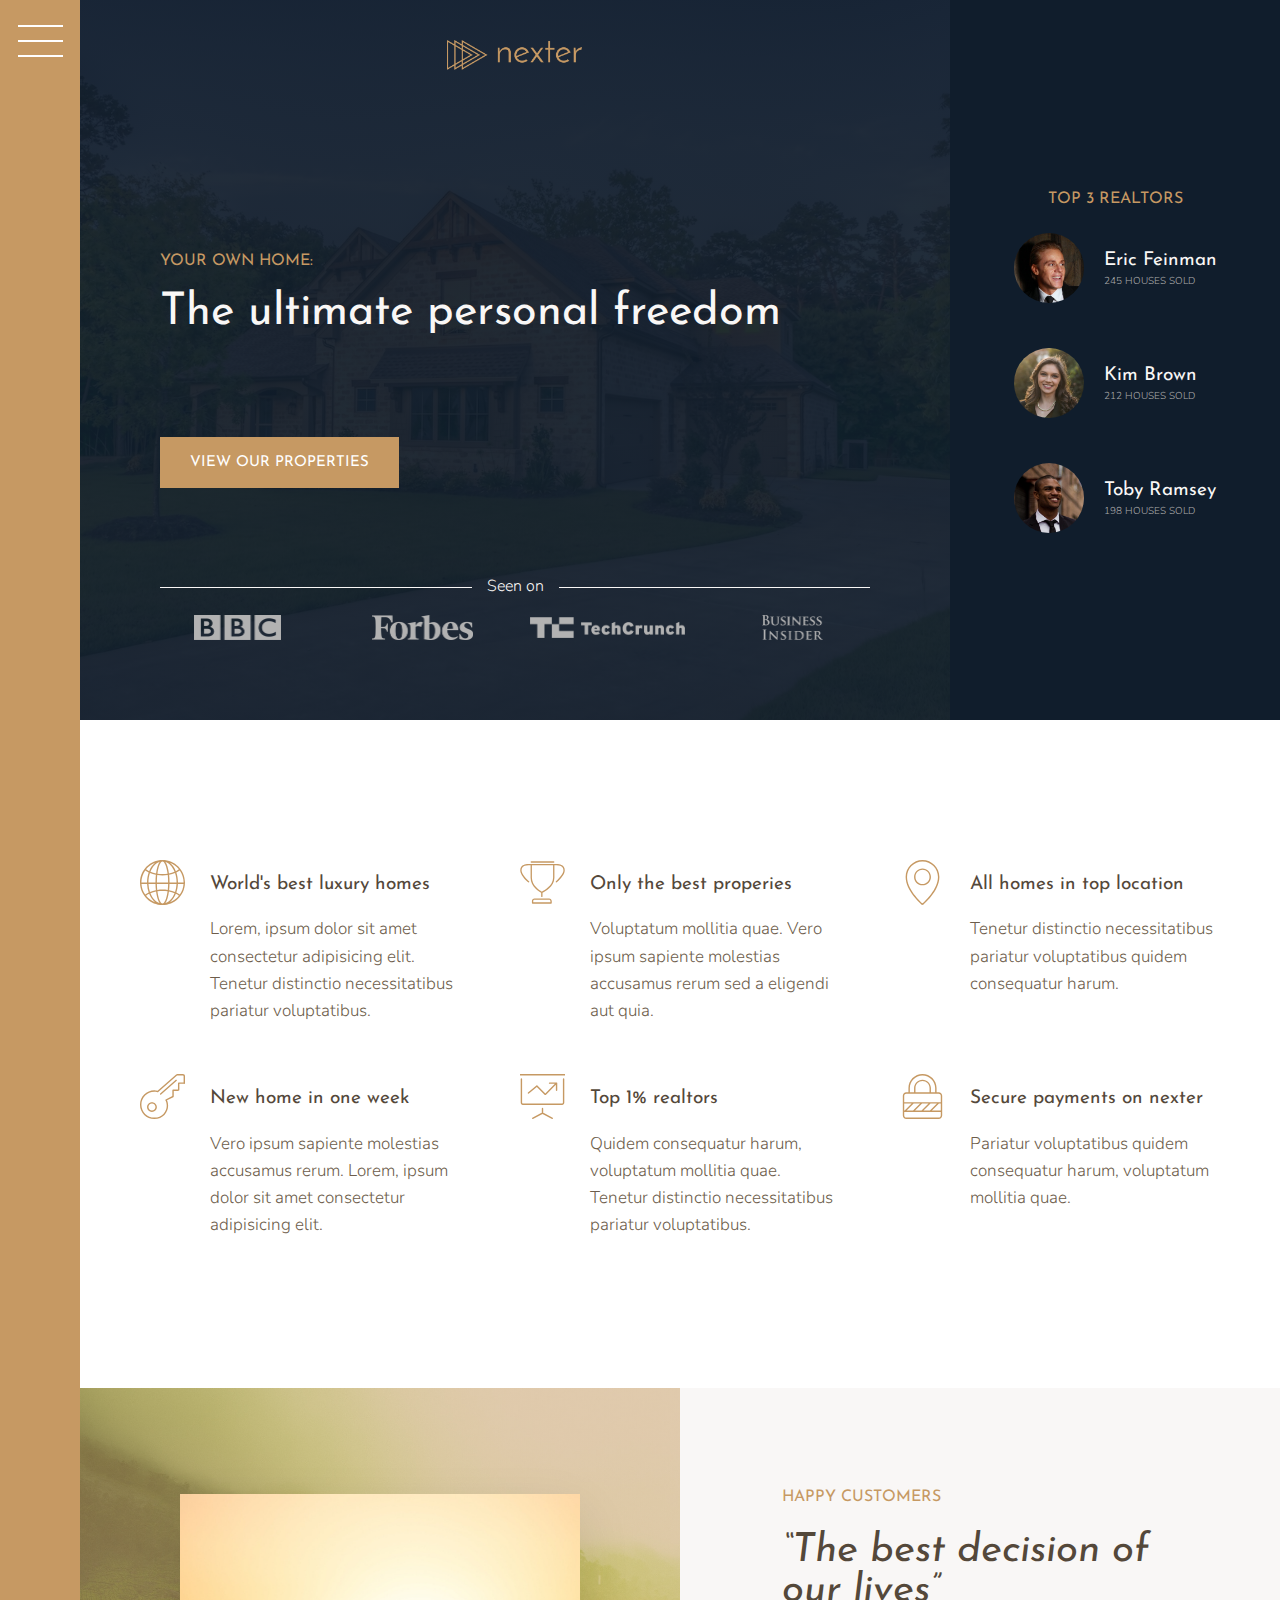
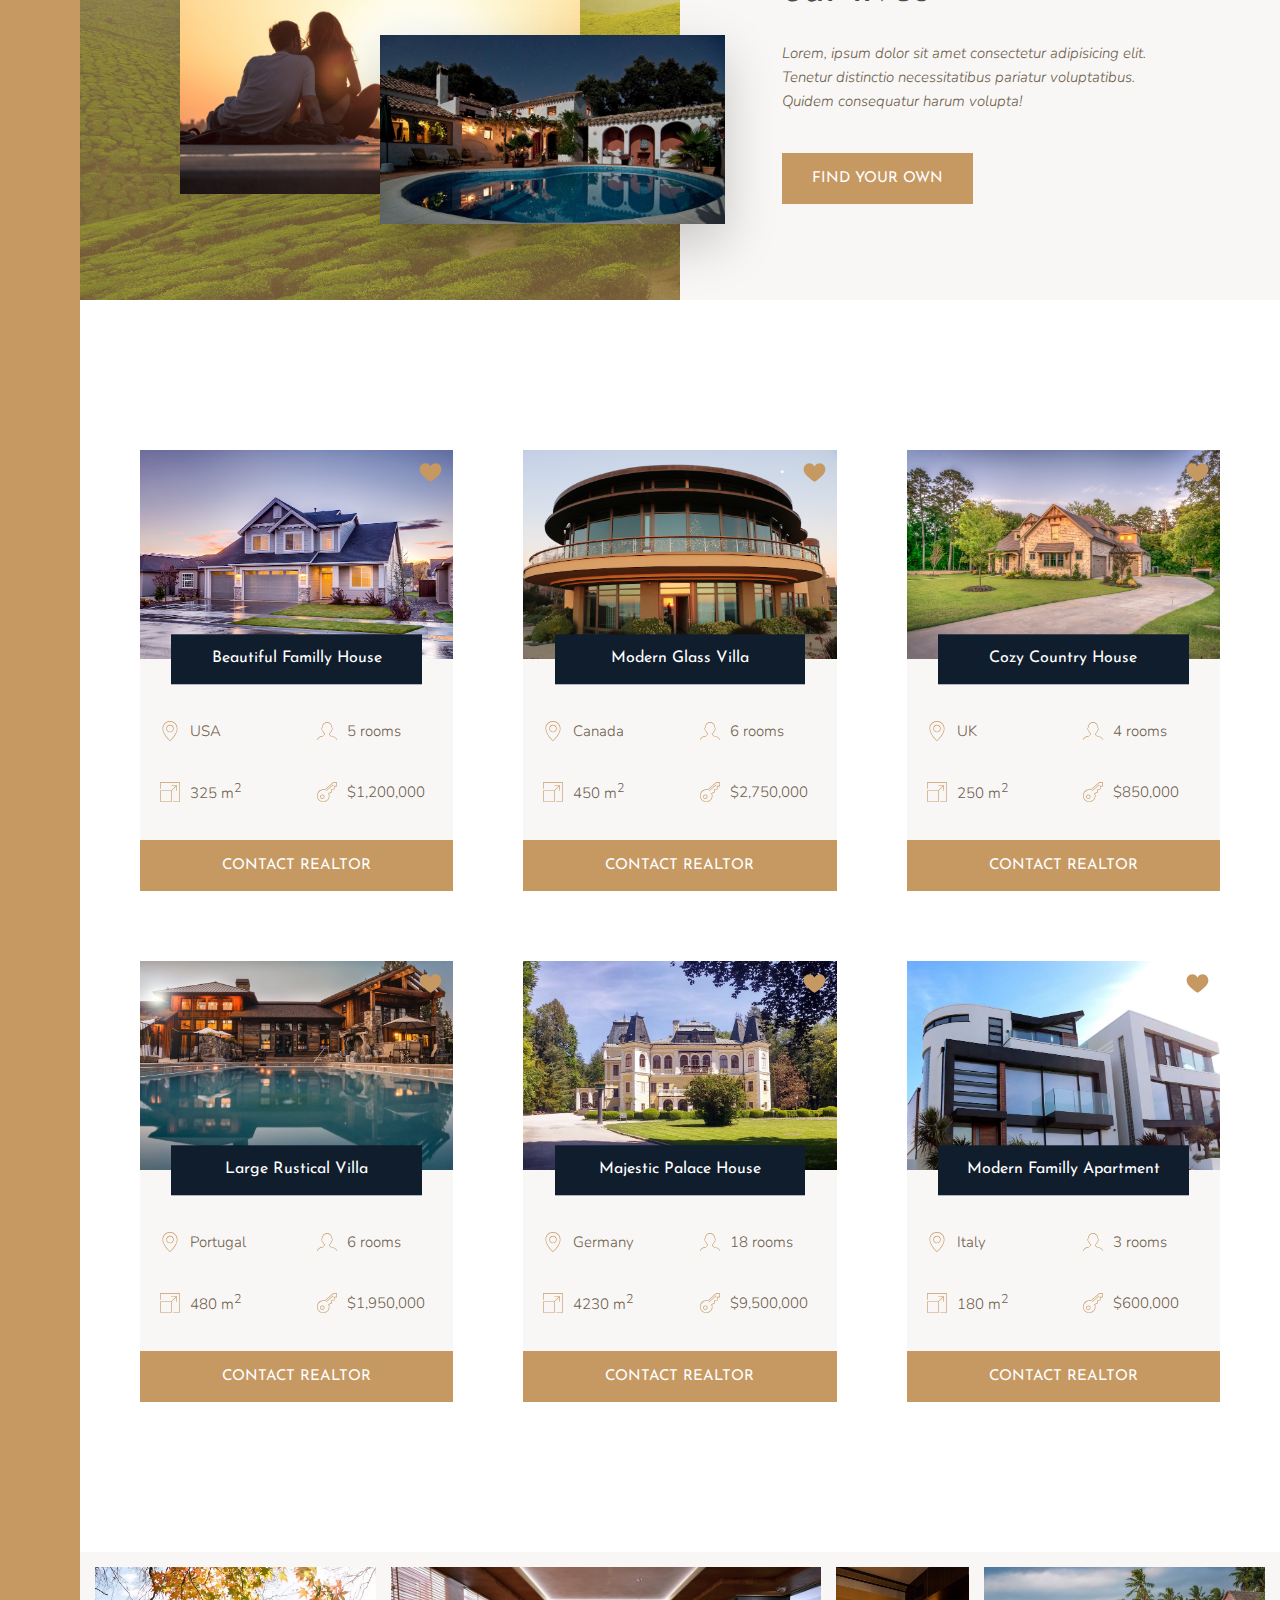
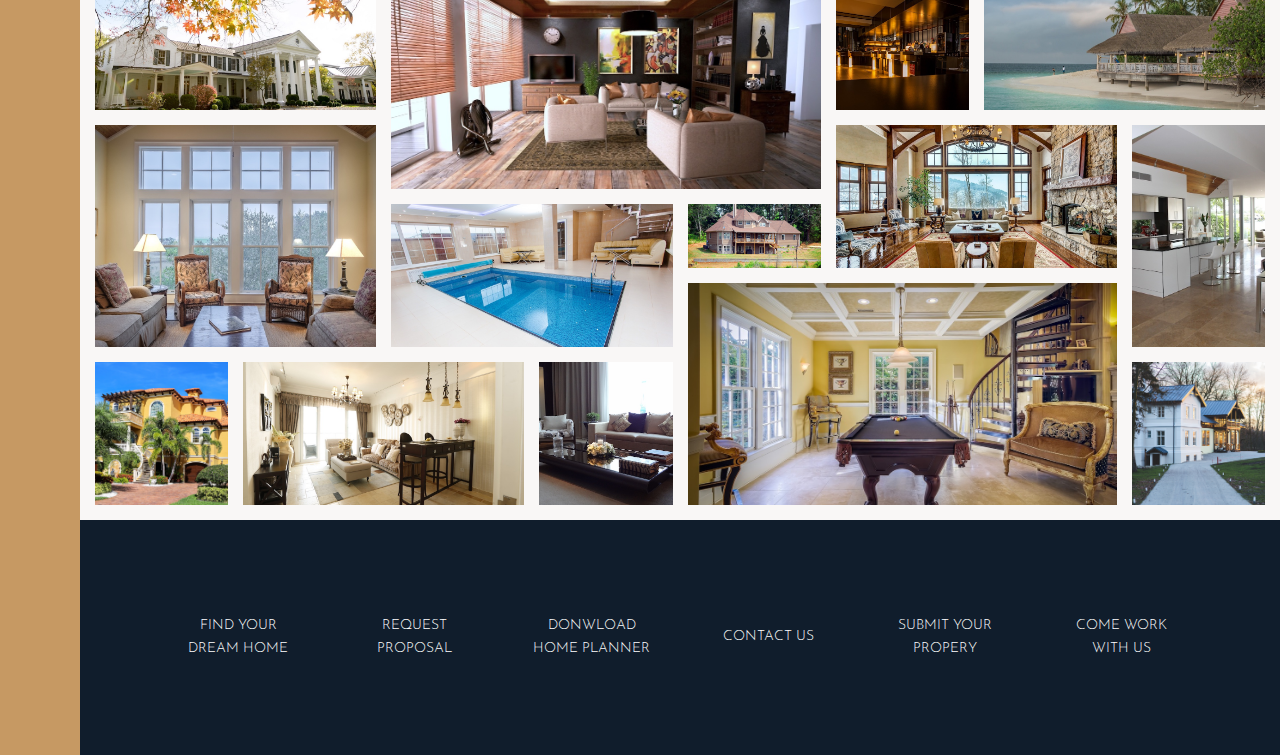
<file: nexter/index.html>
<!DOCTYPE html>
<html lang="en">
	<head>
		<meta charset="UTF-8">
		<meta name="viewport" content="width=device-width, initial-scale=1.0">
		<meta http-equiv="X-UA-Compatible" content="ie=edge">
		
		<link href="https://fonts.googleapis.com/css?family=Josefin+Sans:300,400,400i|Nunito:300,300i" rel="stylesheet">
		<link rel="stylesheet" href="css/style.css">
		<link rel="shortcut icon" type="image/png" href="img/favicon.png">
		
		<title>nexter &mdash; your home, your freedom</title>
	</head>
	<body class="container">

		<div class="sidebar">
			<button class="nav-btn"></button>
		</div>

		<header class="header">
			<img src="img/logo.png" alt="Logo" class="header__logo">
			<h3 class="heading-3">Your own home:</h3>
			<h1 class="heading-1">The ultimate personal freedom</h1>
			<button class="btn header__btn">View our properties</button>
			<div class="header__seenon-text">Seen on</div>
			<div class="header__seenon-logos">
				<img src="img/logo-bbc.png" alt="Logo BBC">
				<img src="img/logo-forbes.png" alt="Logo Forbes">
				<img src="img/logo-techcrunch.png" alt="Logo Techcrunch">
				<img src="img/logo-bi.png" alt="Logo Business Insider">
			</div>
		</header>

		<div class="realtors">
			<h3 class="heading-3">Top 3 Realtors</h3>
			<div class="realtors__list">
				<img src="img/realtor-1.jpeg" alt="Realtor 1" class="realtors__img">
				<div class="realtors__details">
					<h4 class="heading-4 heading-4--light">Eric Feinman</h4>
					<p class="realtors__sold">245 houses sold</p>
				</div>

				<img src="img/realtor-2.jpeg" alt="Realtor 2" class="realtors__img">
				<div class="realtors__details">
					<h4 class="heading-4 heading-4--light">Kim Brown</h4>
					<p class="realtors__sold">212 houses sold</p>
				</div>

				<img src="img/realtor-3.jpeg" alt="Realtor 1" class="realtors__img">
				<div class="realtors__details">
					<h4 class="heading-4 heading-4--light">Toby Ramsey</h4>
					<p class="realtors__sold">198 houses sold</p>
				</div>
			</div>
		</div>

		<section class="features">
			<div class="feature">
				<svg class="feature__icon">
					<use xlink:href="img/sprite.svg#icon-global"></use>
				</svg>
				<h4 class="heading-4 heading-4--dark">World's best luxury homes</h4>
					<p class="feature__text">Lorem, ipsum dolor sit amet consectetur adipisicing elit. Tenetur distinctio necessitatibus pariatur voluptatibus.</p>
			</div>
			<div class="feature">
				<svg class="feature__icon">
					<use xlink:href="img/sprite.svg#icon-trophy"></use>
				</svg>
				<h4 class="heading-4 heading-4--dark">Only the best properies</h4>
					<p class="feature__text">Voluptatum mollitia quae. Vero ipsum sapiente molestias accusamus rerum sed a eligendi aut quia.</p>
			</div>
			<div class="feature">
				<svg class="feature__icon">
					<use xlink:href="img/sprite.svg#icon-map-pin"></use>
				</svg>
				<h4 class="heading-4 heading-4--dark">All homes in top location</h4>
					<p class="feature__text">Tenetur distinctio necessitatibus pariatur voluptatibus quidem consequatur harum.</p>
			</div>
			<div class="feature">
				<svg class="feature__icon">
					<use xlink:href="img/sprite.svg#icon-key"></use>
				</svg>
				<h4 class="heading-4 heading-4--dark">New home in one week</h4>
					<p class="feature__text">Vero ipsum sapiente molestias accusamus rerum. Lorem, ipsum dolor sit amet consectetur adipisicing elit.</p>
			</div>
			<div class="feature">
				<svg class="feature__icon">
					<use xlink:href="img/sprite.svg#icon-presentation"></use>
				</svg>
				<h4 class="heading-4 heading-4--dark">Top 1% realtors</h4>
					<p class="feature__text">Quidem consequatur harum, voluptatum mollitia quae. Tenetur distinctio necessitatibus pariatur voluptatibus.</p>
			</div>
			<div class="feature">
				<svg class="feature__icon">
					<use xlink:href="img/sprite.svg#icon-lock"></use>
				</svg>
				<h4 class="heading-4 heading-4--dark">Secure payments on nexter</h4>
					<p class="feature__text">Pariatur voluptatibus quidem consequatur harum, voluptatum mollitia quae.</p>
			</div>
		</section>

		<div class="story__pictures">
			<img src="img/story-1.jpeg" alt="Couple with new house" class="story__img--1">
			<img src="img/story-2.jpeg" alt="New house" class="story__img--2">
		</div>

		<div class="story__content">
			<h3 class="heading-3 mb-sm">Happy customers</h3>
			<h2 class="heading-2 heading-2--dark mb-md">&ldquo;The best decision of our lives&rdquo;</h2>
			<p class="story__text ">Lorem, ipsum dolor sit amet consectetur adipisicing elit. Tenetur distinctio necessitatibus pariatur voluptatibus. Quidem consequatur harum volupta!</p>
			<button class="btn">Find your own</button>
		</div>

		<section class="homes">
			<div class="home">
				<img src="img/house-1.jpeg" alt="House 1" class="home__img">
				<svg class="home__like">
					<use xlink:href="img/sprite.svg#icon-heart-full"></use>
				</svg>
				<h5 class="home__name">Beautiful Familly House</h5>
				<div class="home__location">
					<svg>
						<use xlink:href="img/sprite.svg#icon-map-pin"></use>
					</svg>
					<p>USA</p>
				</div>
				<div class="home__rooms">
					<svg>
						<use xlink:href="img/sprite.svg#icon-profile-male"></use>
					</svg>
					<p>5 rooms</p>
				</div>
				<div class="home__area">
					<svg>
						<use xlink:href="img/sprite.svg#icon-expand"></use>
					</svg>
					<p>325 m<sup>2</sup></p>
				</div>
				<div class="home__price">
					<svg>
						<use xlink:href="img/sprite.svg#icon-key"></use>
					</svg>
					<p>$1,200,000</p>
				</div>
				<button class="btn home__btn">Contact realtor</button>
			</div>

			<div class="home">
				<img src="img/house-2.jpeg" alt="House 2" class="home__img">
				<svg class="home__like">
					<use xlink:href="img/sprite.svg#icon-heart-full"></use>
				</svg>
				<h5 class="home__name">Modern Glass Villa</h5>
				<div class="home__location">
					<svg>
						<use xlink:href="img/sprite.svg#icon-map-pin"></use>
					</svg>
					<p>Canada</p>
				</div>
				<div class="home__rooms">
					<svg>
						<use xlink:href="img/sprite.svg#icon-profile-male"></use>
					</svg>
					<p>6 rooms</p>
				</div>
				<div class="home__area">
					<svg>
						<use xlink:href="img/sprite.svg#icon-expand"></use>
					</svg>
					<p>450 m<sup>2</sup></p>
				</div>
				<div class="home__price">
					<svg>
						<use xlink:href="img/sprite.svg#icon-key"></use>
					</svg>
					<p>$2,750,000</p>
				</div>
				<button class="btn home__btn">Contact realtor</button>
			</div>

			<div class="home">
				<img src="img/house-3.jpeg" alt="House 3" class="home__img">
				<svg class="home__like">
					<use xlink:href="img/sprite.svg#icon-heart-full"></use>
				</svg>
				<h5 class="home__name">Cozy Country House</h5>
				<div class="home__location">
					<svg>
						<use xlink:href="img/sprite.svg#icon-map-pin"></use>
					</svg>
					<p>UK</p>
				</div>
				<div class="home__rooms">
					<svg>
						<use xlink:href="img/sprite.svg#icon-profile-male"></use>
					</svg>
					<p>4 rooms</p>
				</div>
				<div class="home__area">
					<svg>
						<use xlink:href="img/sprite.svg#icon-expand"></use>
					</svg>
					<p>250 m<sup>2</sup></p>
				</div>
				<div class="home__price">
					<svg>
						<use xlink:href="img/sprite.svg#icon-key"></use>
					</svg>
					<p>$850,000</p>
				</div>
				<button class="btn home__btn">Contact realtor</button>
			</div>

			<div class="home">
				<img src="img/house-4.jpeg" alt="House 4" class="home__img">
				<svg class="home__like">
					<use xlink:href="img/sprite.svg#icon-heart-full"></use>
				</svg>
				<h5 class="home__name">Large Rustical Villa</h5>
				<div class="home__location">
					<svg>
						<use xlink:href="img/sprite.svg#icon-map-pin"></use>
					</svg>
					<p>Portugal</p>
				</div>
				<div class="home__rooms">
					<svg>
						<use xlink:href="img/sprite.svg#icon-profile-male"></use>
					</svg>
					<p>6 rooms</p>
				</div>
				<div class="home__area">
					<svg>
						<use xlink:href="img/sprite.svg#icon-expand"></use>
					</svg>
					<p>480 m<sup>2</sup></p>
				</div>
				<div class="home__price">
					<svg>
						<use xlink:href="img/sprite.svg#icon-key"></use>
					</svg>
					<p>$1,950,000</p>
				</div>
				<button class="btn home__btn">Contact realtor</button>
			</div>

			<div class="home">
				<img src="img/house-5.jpeg" alt="House 5" class="home__img">
				<svg class="home__like">
					<use xlink:href="img/sprite.svg#icon-heart-full"></use>
				</svg>
				<h5 class="home__name">Majestic Palace House</h5>
				<div class="home__location">
					<svg>
						<use xlink:href="img/sprite.svg#icon-map-pin"></use>
					</svg>
					<p>Germany</p>
				</div>
				<div class="home__rooms">
					<svg>
						<use xlink:href="img/sprite.svg#icon-profile-male"></use>
					</svg>
					<p>18 rooms</p>
				</div>
				<div class="home__area">
					<svg>
						<use xlink:href="img/sprite.svg#icon-expand"></use>
					</svg>
					<p>4230 m<sup>2</sup></p>
				</div>
				<div class="home__price">
					<svg>
						<use xlink:href="img/sprite.svg#icon-key"></use>
					</svg>
					<p>$9,500,000</p>
				</div>
				<button class="btn home__btn">Contact realtor</button>
			</div>

			<div class="home">
				<img src="img/house-6.jpeg" alt="House 6" class="home__img">
				<svg class="home__like">
					<use xlink:href="img/sprite.svg#icon-heart-full"></use>
				</svg>
				<h5 class="home__name">Modern Familly Apartment</h5>
				<div class="home__location">
					<svg>
						<use xlink:href="img/sprite.svg#icon-map-pin"></use>
					</svg>
					<p>Italy</p>
				</div>
				<div class="home__rooms">
					<svg>
						<use xlink:href="img/sprite.svg#icon-profile-male"></use>
					</svg>
					<p>3 rooms</p>
				</div>
				<div class="home__area">
					<svg>
						<use xlink:href="img/sprite.svg#icon-expand"></use>
					</svg>
					<p>180 m<sup>2</sup></p>
				</div>
				<div class="home__price">
					<svg>
						<use xlink:href="img/sprite.svg#icon-key"></use>
					</svg>
					<p>$600,000</p>
				</div>
				<button class="btn home__btn">Contact realtor</button>
			</div>
		</section>

		<section class="gallery">
			<figure class="gallery__item gallery__item--1"><img src="img/gal-1.jpeg" alt="Image 1" class="gallery__img"></figure>
			<figure class="gallery__item gallery__item--2"><img src="img/gal-2.jpeg" alt="Image 2" class="gallery__img"></figure>
			<figure class="gallery__item gallery__item--3"><img src="img/gal-3.jpeg" alt="Image 3" class="gallery__img"></figure>
			<figure class="gallery__item gallery__item--4"><img src="img/gal-4.jpeg" alt="Image 4" class="gallery__img"></figure>
			<figure class="gallery__item gallery__item--5"><img src="img/gal-5.jpeg" alt="Image 5" class="gallery__img"></figure>
			<figure class="gallery__item gallery__item--6"><img src="img/gal-6.jpeg" alt="Image 6" class="gallery__img"></figure>
			<figure class="gallery__item gallery__item--7"><img src="img/gal-7.jpeg" alt="Image 7" class="gallery__img"></figure>
			<figure class="gallery__item gallery__item--8"><img src="img/gal-8.jpeg" alt="Image 8" class="gallery__img"></figure>
			<figure class="gallery__item gallery__item--9"><img src="img/gal-9.jpeg" alt="Image 9" class="gallery__img"></figure>
			<figure class="gallery__item gallery__item--10"><img src="img/gal-10.jpeg" alt="Image 10" class="gallery__img"></figure>
			<figure class="gallery__item gallery__item--11"><img src="img/gal-11.jpeg" alt="Image 11" class="gallery__img"></figure>
			<figure class="gallery__item gallery__item--12"><img src="img/gal-12.jpeg" alt="Image 12" class="gallery__img"></figure>
			<figure class="gallery__item gallery__item--13"><img src="img/gal-13.jpeg" alt="Image 13" class="gallery__img"></figure>
			<figure class="gallery__item gallery__item--14"><img src="img/gal-14.jpeg" alt="Image 14" class="gallery__img"></figure>
		</section>

		<footer class="footer">
			<ul class="nav">
				<li class="nav__item"><a href="#" class="nav__link">Find your dream home</a></li>
				<li class="nav__item"><a href="#" class="nav__link">Request proposal</a></li>
				<li class="nav__item"><a href="#" class="nav__link">Donwload home planner</a></li>
				<li class="nav__item"><a href="#" class="nav__link">Contact us</a></li>
				<li class="nav__item"><a href="#" class="nav__link">Submit your propery</a></li>
				<li class="nav__item"><a href="#" class="nav__link">Come work with us</a></li>
			</ul>
		</footer>

	</body>
</html>
</file>
<file: nexter/css/style.css>
*,*::before,*::after{margin:0;padding:0;-webkit-box-sizing:inherit;box-sizing:inherit}html{-webkit-box-sizing:border-box;box-sizing:border-box;font-size:62.5%}@media only screen and (max-width: 75em){html{font-size:50%}}body{font-family:"Nunito", sans-serif;font-weight:300;line-height:1.6;color:#6D5D4B}.container{display:grid;grid-template-rows:80vh -webkit-min-content 40vw repeat(3, -webkit-min-content);grid-template-rows:80vh min-content 40vw repeat(3, min-content);grid-template-columns:[sidebar-start] 8rem [sidebar-end full-start] minmax(6rem, 1fr) [center-start] repeat(8, [col-start] minmax(-webkit-min-content, 14rem) [col-end]) [center-end] minmax(6rem, 1fr) [full-end];grid-template-columns:[sidebar-start] 8rem [sidebar-end full-start] minmax(6rem, 1fr) [center-start] repeat(8, [col-start] minmax(min-content, 14rem) [col-end]) [center-end] minmax(6rem, 1fr) [full-end]}@media only screen and (max-width: 62.5em){.container{grid-template-rows:6rem 80vh -webkit-min-content 40vw repeat(3, -webkit-min-content);grid-template-rows:6rem 80vh min-content 40vw repeat(3, min-content);grid-template-columns:[full-start] minmax(6rem, 1fr) [center-start] repeat(8, [col-start] minmax(-webkit-min-content, 14rem) [col-end]) [center-end] minmax(6rem, 1fr) [full-end];grid-template-columns:[full-start] minmax(6rem, 1fr) [center-start] repeat(8, [col-start] minmax(min-content, 14rem) [col-end]) [center-end] minmax(6rem, 1fr) [full-end]}}@media only screen and (max-width: 50em){.container{grid-template-rows:6rem calc(100vh - 6rem)}}.heading-1,.heading-2,.heading-3,.heading-4{font-family:"Josefin Sans", sans-serif;font-weight:400}.heading-1{font-size:4.5rem;color:#f9f7f6;line-height:1}.heading-2{font-size:4rem;font-style:italic;line-height:1}.heading-2--light{color:#f9f7f6}.heading-2--dark{color:#54483A}.heading-3{font-size:1.6rem;color:#c69963;text-transform:uppercase}.heading-4{font-size:1.9rem}.heading-4--light{color:#f9f7f6}.heading-4--dark{color:#54483A}.btn{padding:1.8rem 3rem;background-color:#c69963;color:#fff;border:none;border-radius:0;font-family:"Josefin Sans", sans-serif;font-size:1.5rem;text-transform:uppercase;cursor:pointer;-webkit-transition:all .2s;transition:all .2s}.btn:hover{background-color:#B28451}.mb-sm{margin-bottom:2rem}.mb-md{margin-bottom:3rem}.mb-lg{margin-bottom:4rem}.mb-hg{margin-bottom:8rem}.sidebar{background-color:#c69963;grid-column:sidebar-start / sidebar-end;grid-row:1 / -1;display:-webkit-box;display:-ms-flexbox;display:flex;-webkit-box-pack:center;-ms-flex-pack:center;justify-content:center}@media only screen and (max-width: 62.5em){.sidebar{grid-column:1 / -1;grid-row:1 / 2;-webkit-box-pack:end;-ms-flex-pack:end;justify-content:flex-end;-webkit-box-align:center;-ms-flex-align:center;align-items:center}}.nav-btn{border:none;border-radius:0;background-color:#fff;height:2px;width:4.5rem;margin-top:4rem}.nav-btn::before,.nav-btn::after{content:"";display:block;background-color:#fff;height:2px;width:4.5rem}.nav-btn::before{-webkit-transform:translateY(-1.5rem);transform:translateY(-1.5rem)}.nav-btn::after{-webkit-transform:translateY(1.3rem);transform:translateY(1.3rem)}@media only screen and (max-width: 62.5em){.nav-btn{margin-top:0;margin-right:3rem}.nav-btn::before{-webkit-transform:translateY(-1.2rem);transform:translateY(-1.2rem)}.nav-btn::after{-webkit-transform:translateY(1rem);transform:translateY(1rem)}}.header{background-color:#54483A;grid-column:full-start / col-end 6;background-image:-webkit-gradient(linear, left top, left bottom, from(rgba(16,29,44,0.93)), to(rgba(16,29,44,0.93))),url(../img/hero.jpeg);background-image:linear-gradient(rgba(16,29,44,0.93), rgba(16,29,44,0.93)),url(../img/hero.jpeg);background-size:cover;background-position:center;padding:8rem;padding-top:4rem;display:grid;grid-template-rows:1fr -webkit-min-content minmax(6rem, -webkit-min-content) 1fr;grid-template-rows:1fr min-content minmax(6rem, min-content) 1fr;grid-template-columns:minmax(-webkit-min-content, -webkit-max-content);grid-template-columns:minmax(min-content, max-content);grid-row-gap:1.5rem;-webkit-box-pack:center;-ms-flex-pack:center;justify-content:center}@media only screen and (max-width: 50em){.header{grid-column:1 / -1}}@media only screen and (max-width: 37.5em){.header{padding:5rem}}.header__logo{height:3rem;justify-self:center}.header__btn{-ms-flex-item-align:center;align-self:center;justify-self:start}.header__seenon-text{display:grid;grid-template-columns:1fr -webkit-max-content 1fr;grid-template-columns:1fr max-content 1fr;grid-column-gap:1.5rem;-webkit-box-align:center;-ms-flex-align:center;align-items:center;font-size:1.6rem;color:#f9f7f6}.header__seenon-text::before,.header__seenon-text::after{display:block;content:"";height:1px;background-color:currentColor}.header__seenon-logos{display:grid;grid-template-columns:repeat(4, 1fr);grid-column-gap:3rem;-webkit-box-align:center;-ms-flex-align:center;align-items:center;justify-items:center}.header__seenon-logos img{max-height:2.5rem;max-width:100%;-webkit-filter:brightness(70%);filter:brightness(70%)}.realtors{background-color:#101d2c;grid-column:col-start 7 / full-end;padding:3rem;display:grid;grid-row-gap:2rem;-webkit-box-pack:center;-ms-flex-pack:center;justify-content:center;-ms-flex-line-pack:center;align-content:center;justify-items:center}@media only screen and (max-width: 50em){.realtors{grid-column:1 / -1}}.realtors__list{display:grid;grid-template-columns:-webkit-min-content -webkit-max-content;grid-template-columns:min-content max-content;grid-column-gap:2rem;grid-row-gap:5vh;-webkit-box-align:center;-ms-flex-align:center;align-items:center}@media only screen and (max-width: 50em){.realtors__list{grid-template-columns:repeat(3, -webkit-min-content -webkit-max-content);grid-template-columns:repeat(3, min-content max-content)}}@media only screen and (max-width: 37.5em){.realtors__list{grid-template-columns:-webkit-min-content -webkit-max-content;grid-template-columns:min-content max-content}}.realtors__img{display:block;width:7rem;border-radius:50%}.realtors__sold{text-transform:uppercase;color:#aaa;margin-top:-3px}.features{grid-column:center-start / center-end;margin:15rem 0;display:grid;grid-template-columns:repeat(auto-fit, minmax(25rem, 1fr));grid-gap:6rem;-webkit-box-align:start;-ms-flex-align:start;align-items:start}.feature{display:grid;grid-template-columns:-webkit-min-content 1fr;grid-template-columns:min-content 1fr;grid-gap:1.5rem 2.5rem}.feature__icon{grid-row:1 / span 2;width:4.5rem;height:4.5rem;fill:#c69963;-webkit-transform:translateY(-1rem);transform:translateY(-1rem)}.feature__text{font-size:1.7rem}.story__pictures{background-color:#c69963;grid-column:full-start / col-end 4;background-image:-webkit-gradient(linear, left top, left bottom, from(rgba(198,153,99,0.5)), to(rgba(198,153,99,0.5))),url(../img/back.jpg);background-image:linear-gradient(rgba(198,153,99,0.5), rgba(198,153,99,0.5)),url(../img/back.jpg);background-size:cover;display:grid;grid-template-rows:repeat(6, 1fr);grid-template-columns:repeat(6, 1fr);-webkit-box-align:center;-ms-flex-align:center;align-items:center}@media only screen and (max-width: 50em){.story__pictures{grid-column:1 / -1;padding:6rem}}.story__img--1{width:100%;grid-area:2 / 2 / -2 / -2;-webkit-box-shadow:0 2rem 5rem rgba(0,0,0,0.1);box-shadow:0 2rem 5rem rgba(0,0,0,0.1)}@media only screen and (max-width: 50em){.story__img--1{grid-column:1 / 5;grid-row:1 / -1}}.story__img--2{width:115%;grid-row:4 / 6;grid-column:4 / 7;z-index:20;-webkit-box-shadow:0 2rem 5rem rgba(0,0,0,0.2);box-shadow:0 2rem 5rem rgba(0,0,0,0.2)}@media only screen and (max-width: 50em){.story__img--2{grid-row:1 / -1;width:100%}}.story__content{background-color:#f9f7f6;grid-column:col-start 5 / full-end;padding:6rem 8vw;display:grid;-ms-flex-line-pack:center;align-content:center;justify-items:start}@media only screen and (max-width: 50em){.story__content{grid-column:1 / -1;grid-row:5 / 6}}.story__text{margin-bottom:4rem;font-size:1.5rem;font-style:italic}.homes{grid-column:center-start / center-end;margin:15rem 0;display:grid;grid-template-columns:repeat(auto-fit, minmax(25rem, 1fr));grid-gap:7rem}.home{background-color:#f9f7f6;display:grid;grid-template-columns:repeat(2, 1fr);grid-row-gap:3.5rem}.home__img{width:100%;grid-row:1 / 2;grid-column:1 / -1;z-index:1}.home__like{grid-column:2 / 3;grid-row:1 / 2;justify-self:end;margin:1rem;width:2.5rem;height:2.5rem;fill:#c69963;z-index:2}.home__name{grid-column:1 / -1;grid-row:1 / 2;justify-self:center;-ms-flex-item-align:end;align-self:end;font-family:"Josefin Sans", sans-serif;width:80%;font-size:1.6em;text-align:center;padding:1.25rem;background-color:#101d2c;color:#fff;font-weight:400;z-index:2;-webkit-transform:translateY(50%);transform:translateY(50%)}.home__location,.home__rooms{margin-top:2.5rem}.home__location,.home__rooms,.home__area,.home__price{font-size:1.5rem;margin-left:2rem;display:-webkit-box;display:-ms-flexbox;display:flex;-webkit-box-align:center;-ms-flex-align:center;align-items:center}.home__location svg,.home__rooms svg,.home__area svg,.home__price svg{width:2rem;height:2rem;fill:#c69963;margin-right:1rem}.home__btn{grid-column:1 / -1}.gallery{background-color:#f9f7f6;grid-column:full-start / full-end;display:grid;grid-template-columns:repeat(8, 1fr);grid-template-rows:repeat(7, 5vw);grid-gap:1.5rem;padding:1.5rem}.gallery__item--1{grid-row:1 / span 2;grid-column:1 / span 2}.gallery__item--2{grid-row:1 / span 3;grid-column:3 / span 3}.gallery__item--3{grid-row:1 / span 2;grid-column:6 / 7}.gallery__item--4{grid-row:1 / span 2;grid-column:7 / -1}.gallery__item--5{grid-row:3 / span 3;grid-column:1 / span 2}.gallery__item--6{grid-row:4 / span 2;grid-column:3 / span 2}.gallery__item--7{grid-row:4 / 5;grid-column:5 / 6}.gallery__item--8{grid-row:3 / span 2;grid-column:6 / span 2}.gallery__item--9{grid-row:3 / span 3;grid-column:8 / -1}.gallery__item--10{grid-row:6 / span 2;grid-column:1 / 2}.gallery__item--11{grid-row:6 / span 2;grid-column:2 / span 2}.gallery__item--12{grid-row:6 / -1;grid-column:4 / 5}.gallery__item--13{grid-row:5 / -1;grid-column:5 / span 3}.gallery__item--14{grid-row:6 / -1;grid-column:8 / -1}.gallery__img{display:block;width:100%;height:100%;-o-object-fit:cover;object-fit:cover}.footer{background-color:#101d2c;grid-column:full-start / full-end;padding:8rem}.nav{display:grid;grid-template-columns:repeat(auto-fit, minmax(15rem, 1fr));grid-gap:2rem;-webkit-box-align:center;-ms-flex-align:center;align-items:center;list-style:none}.nav__link:link,.nav__link:visited{display:block;padding:1.5rem;font-size:1.4em;color:#fff;text-align:center;font-family:"Josefin Sans", sans-serif;text-transform:uppercase;text-decoration:none;-webkit-transition:all .2s;transition:all .2s}.nav__link:hover,.nav__link:active{background-color:rgba(255,255,255,0.05);-webkit-transform:translateY(-3px);transform:translateY(-3px)}
</file>
